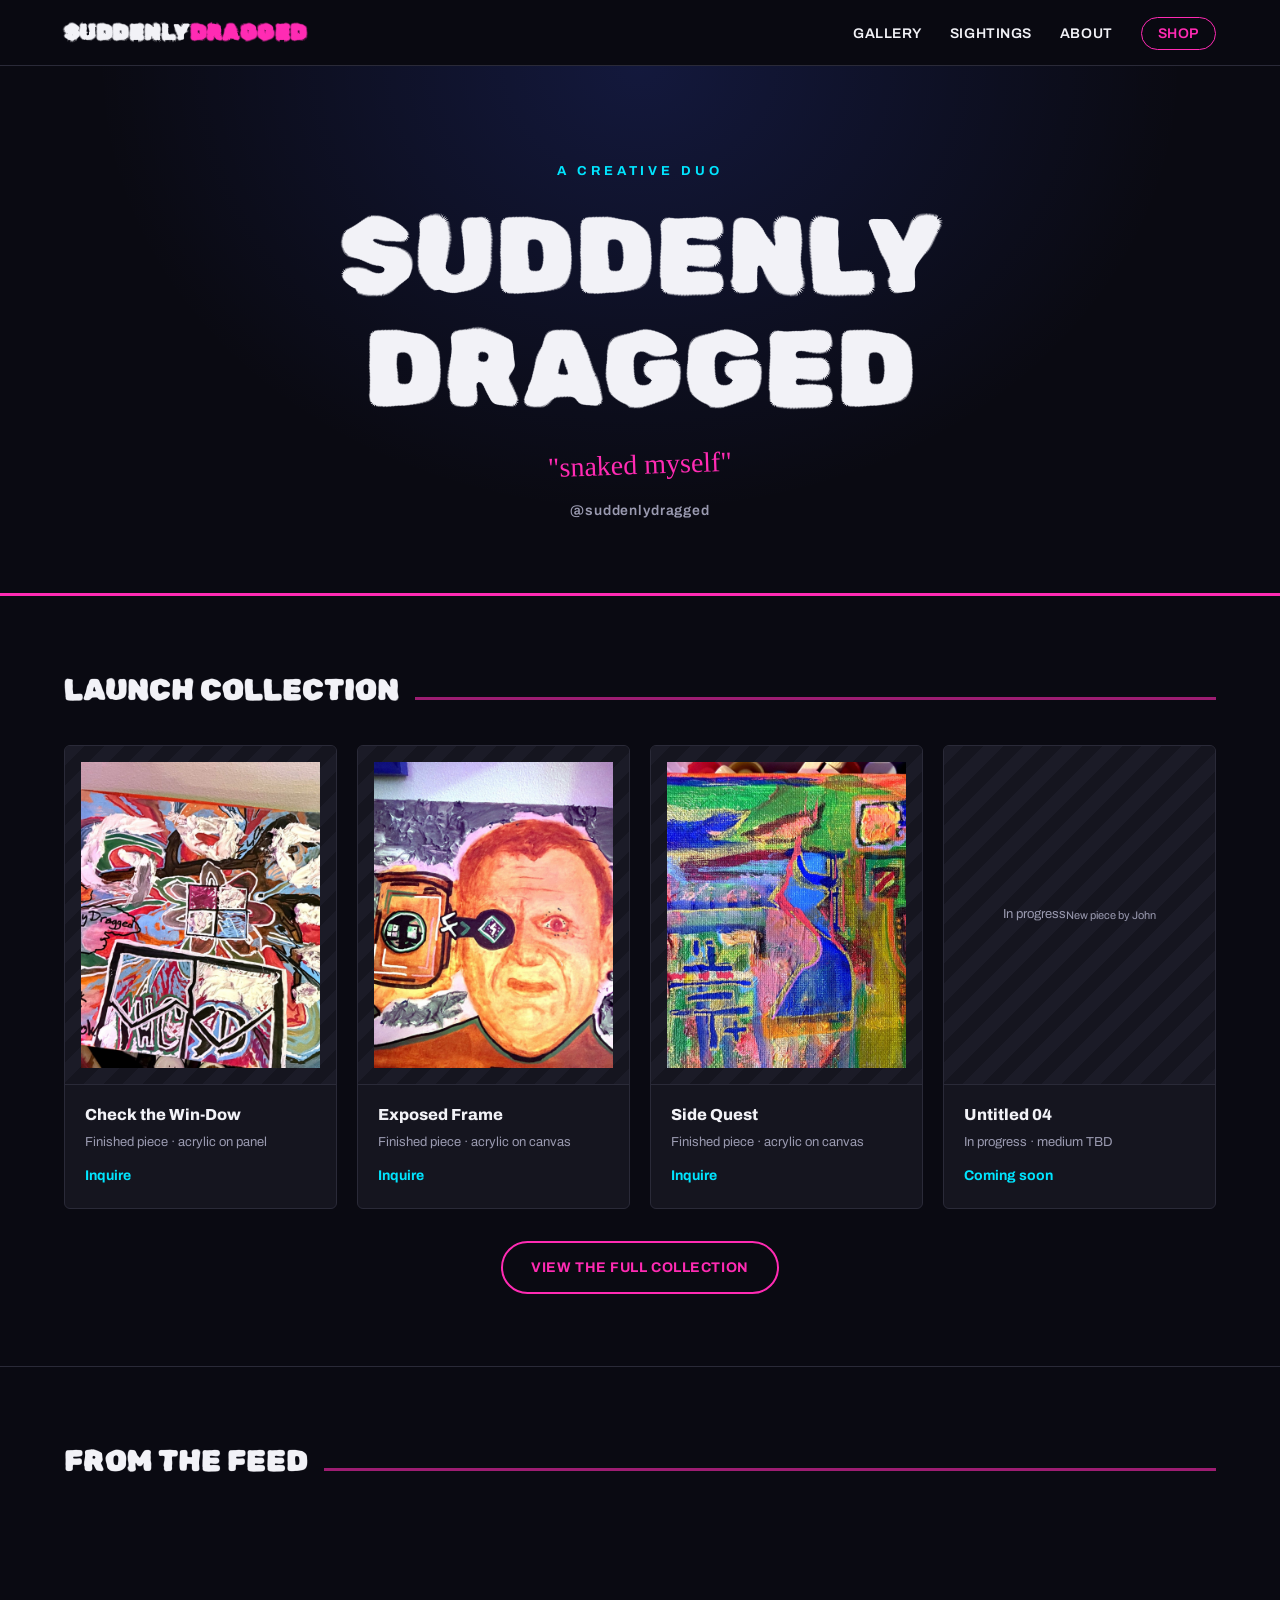
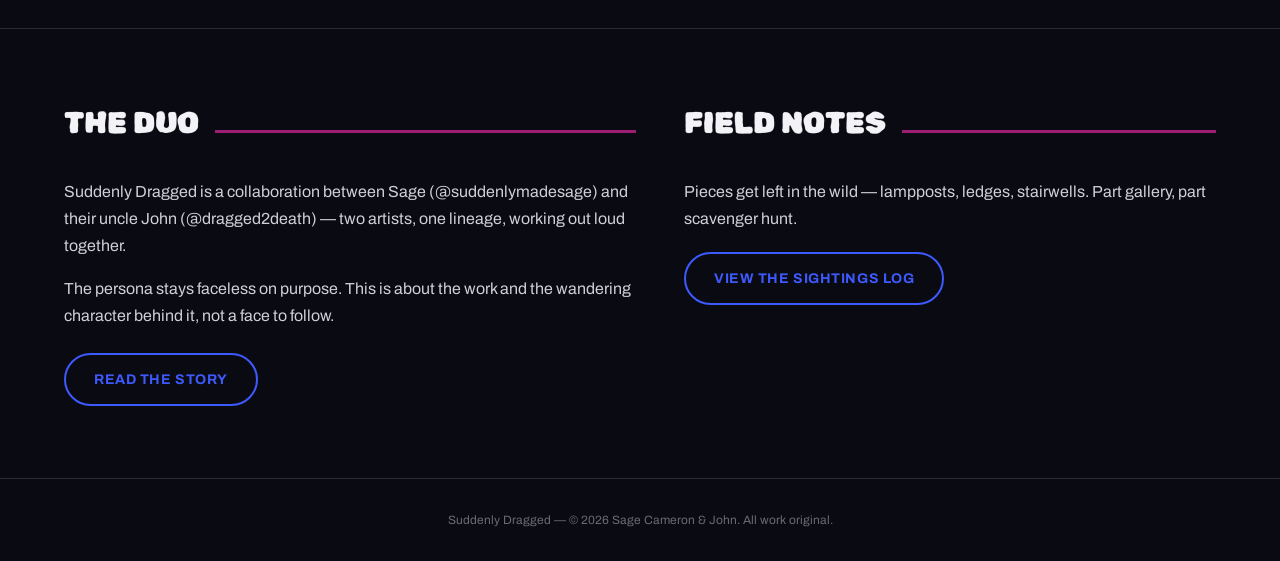
<file: index.html>
<!doctype html>
<html lang="en">
<head>
<meta charset="utf-8">
<meta name="viewport" content="width=device-width, initial-scale=1">
<title>Suddenly Dragged</title>
<meta name="description" content="Suddenly Dragged — a creative duo by Sage Cameron (@suddenlymadesage) and John (@dragged2death). Collaborative paintings, mixed media, and merch.">
<link rel="preconnect" href="https://fonts.googleapis.com">
<link rel="stylesheet" href="https://fonts.googleapis.com/css2?family=Rubik+Spray+Paint&family=Permanent+Marker&family=Archivo:wght@400;500;600;700;800&display=swap">
<link rel="stylesheet" href="css/style.css">
<!--
  Analytics: using Netlify Analytics (privacy-friendly, server-side — no
  script needed here). Turn it on per-site in the Netlify dashboard under
  Site configuration > Analytics once the site is deployed there.
-->
</head>
<body>

<nav class="site-nav">
  <div class="wrap">
    <a href="index.html" class="logo">Suddenly<span>Dragged</span></a>
    <ul>
      <li><a href="gallery.html" data-nav="gallery.html">Gallery</a></li>
      <li><a href="sightings.html" data-nav="sightings.html">Sightings</a></li>
      <li><a href="about.html" data-nav="about.html">About</a></li>
      <li class="cta-item"><a href="shop.html" class="cta" data-nav="shop.html">Shop</a></li>
    </ul>
  </div>
</nav>

<header class="hero">
  <div class="wrap">
    <div class="eyebrow">A creative duo</div>
    <h1>Suddenly<br>Dragged</h1>
    <div class="scrawl" data-scrawl>&nbsp;</div>
    <div class="handles">@suddenlydragged</div>
  </div>
</header>

<section class="section">
  <div class="wrap">
    <div class="section-head">
      <h2>Launch Collection</h2>
      <div class="rule"></div>
    </div>
    <div class="grid grid-4">

      <div class="card">
        <div class="frame"><img src="images/check-the-window.jpg" alt="Check the Win-Dow — collaborative acrylic painting"></div>
        <div class="body">
          <div class="title">Check the Win-Dow</div>
          <div class="meta">Finished piece &middot; acrylic on panel</div>
          <div class="price">Inquire</div>
        </div>
      </div>

      <div class="card">
        <div class="frame"><img src="images/exposed-frame.jpg" alt="Exposed Frame — collaborative acrylic painting"></div>
        <div class="body">
          <div class="title">Exposed Frame</div>
          <div class="meta">Finished piece &middot; acrylic on canvas</div>
          <div class="price">Inquire</div>
        </div>
      </div>

      <div class="card">
        <div class="frame"><img src="images/side-quest.jpg" alt="Side Quest — collaborative acrylic painting"></div>
        <div class="body">
          <div class="title">Side Quest</div>
          <div class="meta">Finished piece &middot; acrylic on canvas</div>
          <div class="price">Inquire</div>
        </div>
      </div>

      <div class="card">
        <div class="frame">In progress<br><span style="font-size:11px;">New piece by John</span></div>
        <div class="body">
          <div class="title">Untitled 04</div>
          <div class="meta">In progress &middot; medium TBD</div>
          <div class="price">Coming soon</div>
        </div>
      </div>

    </div>
    <div style="margin-top:32px; text-align:center;">
      <a href="gallery.html" class="btn">View the full collection</a>
    </div>
  </div>
</section>

<section class="section">
  <div class="wrap">
    <div class="section-head">
      <h2>From the Feed</h2>
      <div class="rule"></div>
    </div>
    <!--
      Zero-auth placeholder: swap the blockquote's data-instgrm-permalink
      for a real post URL once there are posts under @suddenlydragged, then
      the official Instagram embed script below renders them automatically.
      A true "auto-pull latest posts" feed needs Instagram's Graph API,
      which requires a Business/Creator account + a Meta developer app —
      bigger lift, can set up later if this isn't enough.
    -->
    <div class="feed-strip">
      <blockquote class="instagram-media" data-instgrm-permalink="https://www.instagram.com/suddenlydragged/" data-instgrm-version="14" style="width:280px;"></blockquote>
    </div>
    <script async src="//www.instagram.com/embed.js"></script>
  </div>
</section>

<section class="section">
  <div class="wrap" style="display:flex; flex-wrap:wrap; gap:48px; align-items:flex-start;">
    <div style="flex:1 1 320px;">
      <div class="section-head"><h2>The Duo</h2><div class="rule"></div></div>
      <div class="prose">
        <p>Suddenly Dragged is a collaboration between Sage (@suddenlymadesage) and their uncle John (@dragged2death) — two artists, one lineage, working out loud together.</p>
        <p>The persona stays faceless on purpose. This is about the work and the wandering character behind it, not a face to follow.</p>
      </div>
      <div style="margin-top:24px;">
        <a href="about.html" class="btn blue">Read the story</a>
      </div>
    </div>
    <div style="flex:1 1 280px;">
      <div class="section-head"><h2>Field Notes</h2><div class="rule"></div></div>
      <div class="prose">
        <p>Pieces get left in the wild — lampposts, ledges, stairwells. Part gallery, part scavenger hunt.</p>
      </div>
      <div style="margin-top:20px;">
        <a href="sightings.html" class="btn blue">View the sightings log</a>
      </div>
    </div>
  </div>
</section>

<footer class="site-footer">
  <div class="wrap">Suddenly Dragged — &copy; <span id="year"></span> Sage Cameron &amp; John. All work original.</div>
</footer>

<script src="js/main.js"></script>
<script>document.getElementById('year').textContent = new Date().getFullYear();</script>
</body>
</html>
</file>
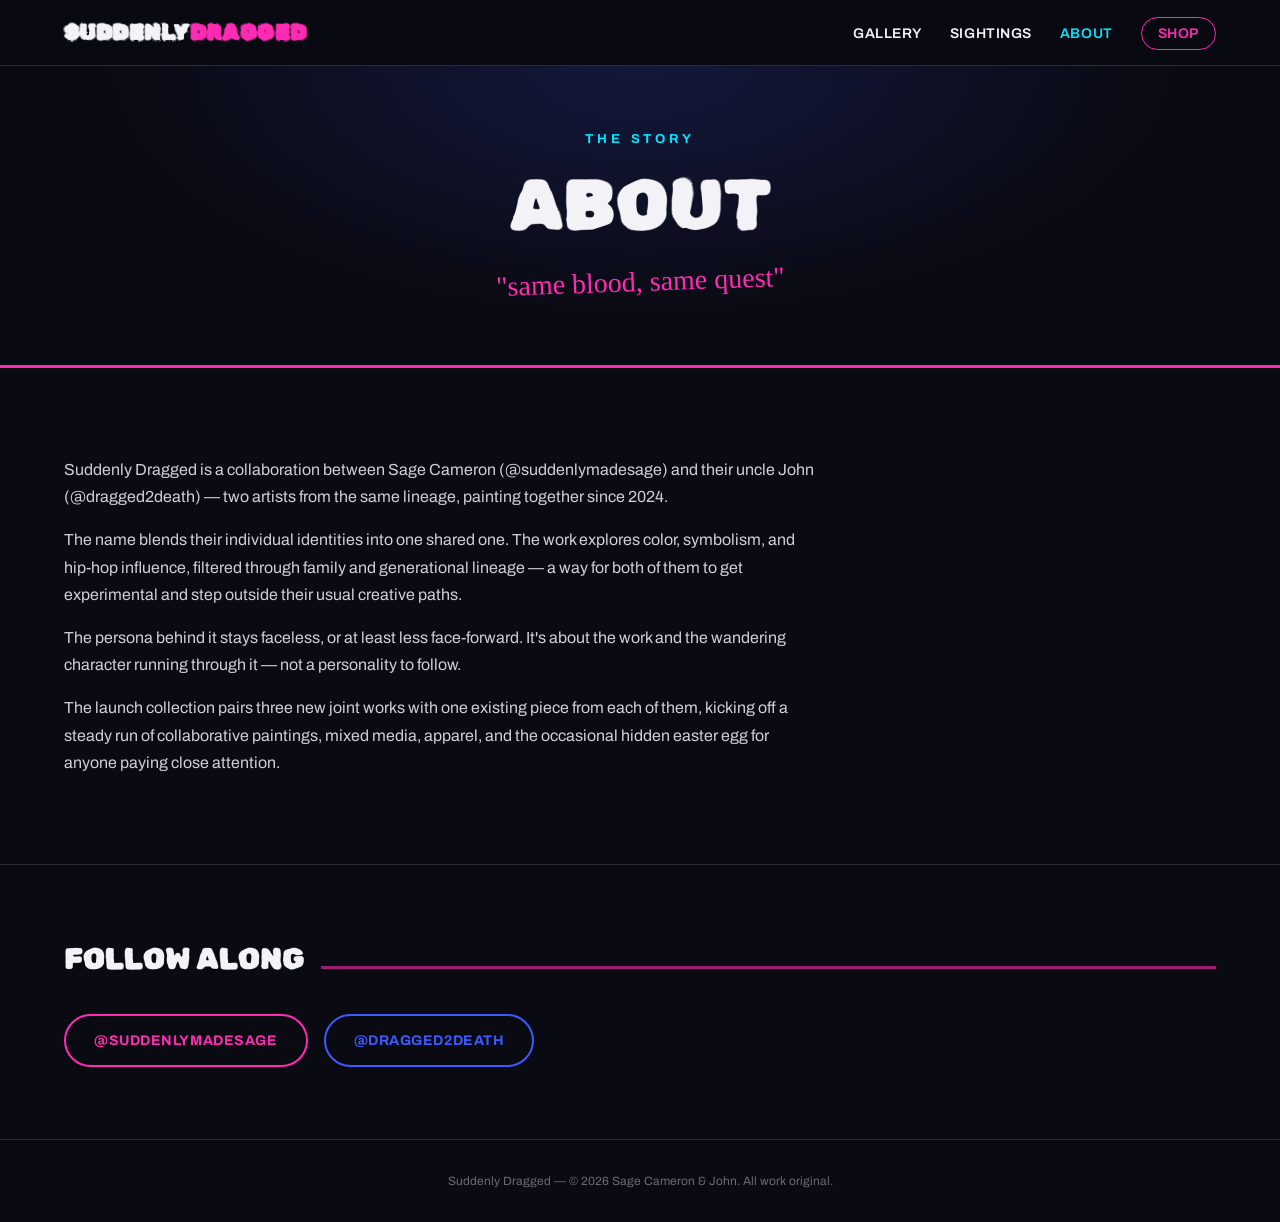
<file: about.html>
<!doctype html>
<html lang="en">
<head>
<meta charset="utf-8">
<meta name="viewport" content="width=device-width, initial-scale=1">
<title>About — Suddenly Dragged</title>
<meta name="description" content="The story behind Suddenly Dragged — a creative duo by Sage Cameron and John.">
<link rel="preconnect" href="https://fonts.googleapis.com">
<link rel="stylesheet" href="https://fonts.googleapis.com/css2?family=Rubik+Spray+Paint&family=Permanent+Marker&family=Archivo:wght@400;500;600;700;800&display=swap">
<link rel="stylesheet" href="css/style.css">
</head>
<body>

<nav class="site-nav">
  <div class="wrap">
    <a href="index.html" class="logo">Suddenly<span>Dragged</span></a>
    <ul>
      <li><a href="gallery.html" data-nav="gallery.html">Gallery</a></li>
      <li><a href="sightings.html" data-nav="sightings.html">Sightings</a></li>
      <li><a href="about.html" data-nav="about.html">About</a></li>
      <li class="cta-item"><a href="shop.html" class="cta" data-nav="shop.html">Shop</a></li>
    </ul>
  </div>
</nav>

<header class="hero" style="padding:64px 0 48px;">
  <div class="wrap">
    <div class="eyebrow">The story</div>
    <h1 style="font-size:clamp(36px,7vw,72px);">About</h1>
    <div class="scrawl">"same blood, same quest"</div>
  </div>
</header>

<section class="section">
  <div class="wrap">
    <div class="prose" style="max-width:760px;">
      <p>Suddenly Dragged is a collaboration between Sage Cameron (@suddenlymadesage) and their uncle John (@dragged2death) — two artists from the same lineage, painting together since 2024.</p>
      <p>The name blends their individual identities into one shared one. The work explores color, symbolism, and hip-hop influence, filtered through family and generational lineage — a way for both of them to get experimental and step outside their usual creative paths.</p>
      <p>The persona behind it stays faceless, or at least less face-forward. It's about the work and the wandering character running through it — not a personality to follow.</p>
      <p>The launch collection pairs three new joint works with one existing piece from each of them, kicking off a steady run of collaborative paintings, mixed media, apparel, and the occasional hidden easter egg for anyone paying close attention.</p>
    </div>
  </div>
</section>

<section class="section" id="follow">
  <div class="wrap">
    <div class="section-head"><h2>Follow Along</h2><div class="rule"></div></div>
    <div style="display:flex; gap:16px; flex-wrap:wrap;">
      <a href="https://instagram.com/suddenlymadesage" target="_blank" rel="noopener" class="btn">@suddenlymadesage</a>
      <a href="https://instagram.com/dragged2death" target="_blank" rel="noopener" class="btn blue">@dragged2death</a>
    </div>
  </div>
</section>

<footer class="site-footer">
  <div class="wrap">Suddenly Dragged — &copy; <span id="year"></span> Sage Cameron &amp; John. All work original.</div>
</footer>

<script src="js/main.js"></script>
<script>document.getElementById('year').textContent = new Date().getFullYear();</script>
</body>
</html>
</file>
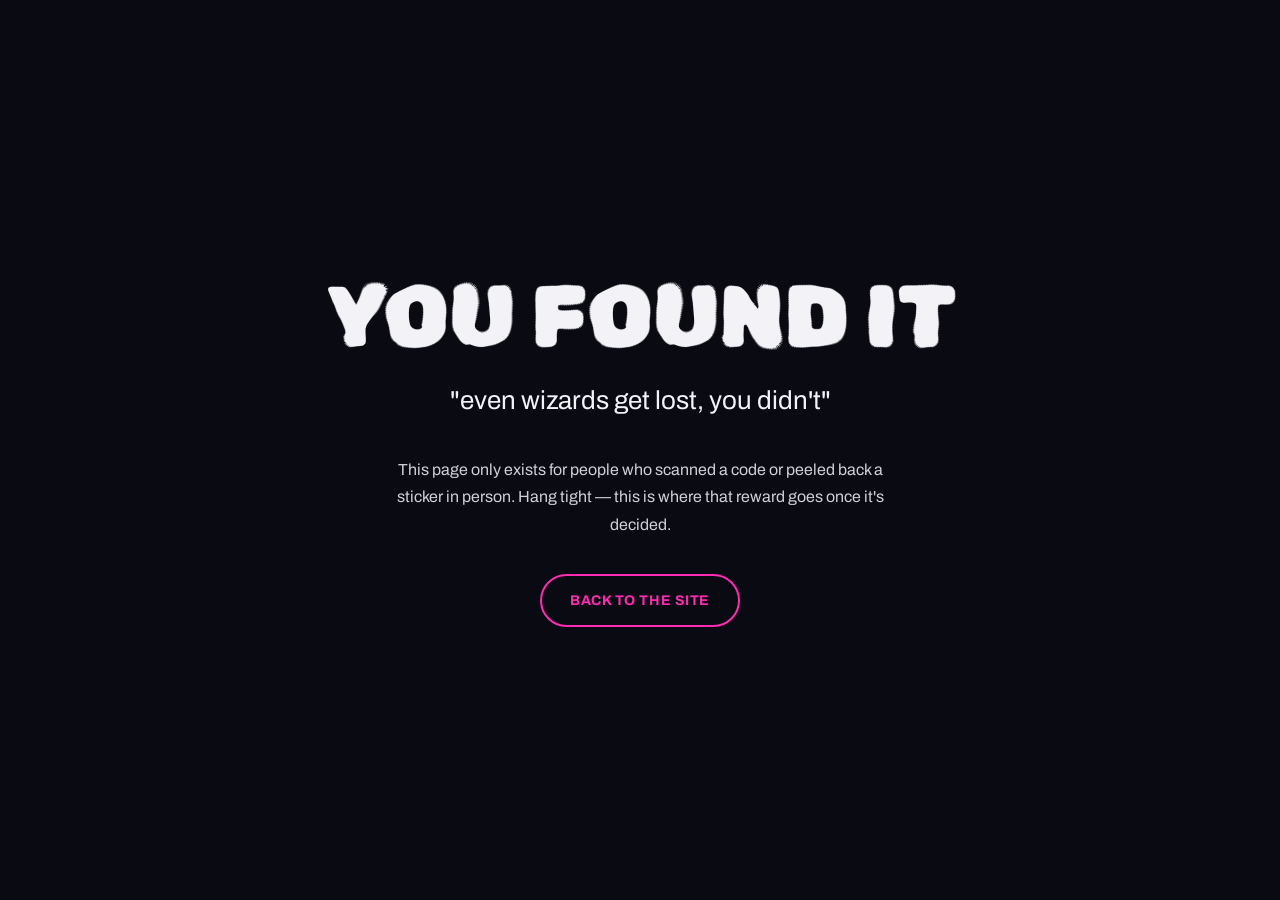
<file: found.html>
<!doctype html>
<html lang="en">
<head>
<meta charset="utf-8">
<meta name="viewport" content="width=device-width, initial-scale=1">
<title>You found it — Suddenly Dragged</title>
<meta name="robots" content="noindex">
<link rel="preconnect" href="https://fonts.googleapis.com">
<link rel="stylesheet" href="https://fonts.googleapis.com/css2?family=Rubik+Spray+Paint&family=Permanent+Marker&family=Archivo:wght@400;500;600;700;800&display=swap">
<link rel="stylesheet" href="css/style.css">
<style>
  .found-wrap {
    min-height: 100vh;
    display: flex;
    flex-direction: column;
    align-items: center;
    justify-content: center;
    text-align: center;
    padding: 48px 24px;
    gap: 20px;
  }
</style>
</head>
<body>

<div class="found-wrap">
  <div class="glitch-wrap">
    <div style="font-family:'Rubik Spray Paint',cursive; font-size:clamp(40px,10vw,88px); text-transform:uppercase; line-height:1;">You found it</div>
    <div class="g1" style="font-family:'Rubik Spray Paint',cursive; font-size:clamp(40px,10vw,88px); text-transform:uppercase; line-height:1;">You found it</div>
    <div class="g2" style="font-family:'Rubik Spray Paint',cursive; font-size:clamp(40px,10vw,88px); text-transform:uppercase; line-height:1;">You found it</div>
  </div>
  <div class="scrawl" style="font-size:clamp(18px,3vw,26px);">"even wizards get lost, you didn't"</div>
  <p class="prose" style="max-width:520px;">
    This page only exists for people who scanned a code or peeled back a sticker in person.
    <!-- Replace this paragraph with whatever the actual reward is: a discount code, an unreleased piece, a secret drop date. -->
    Hang tight — this is where that reward goes once it's decided.
  </p>
  <a href="index.html" class="btn">Back to the site</a>
</div>

<script src="js/main.js"></script>
</body>
</html>
</file>
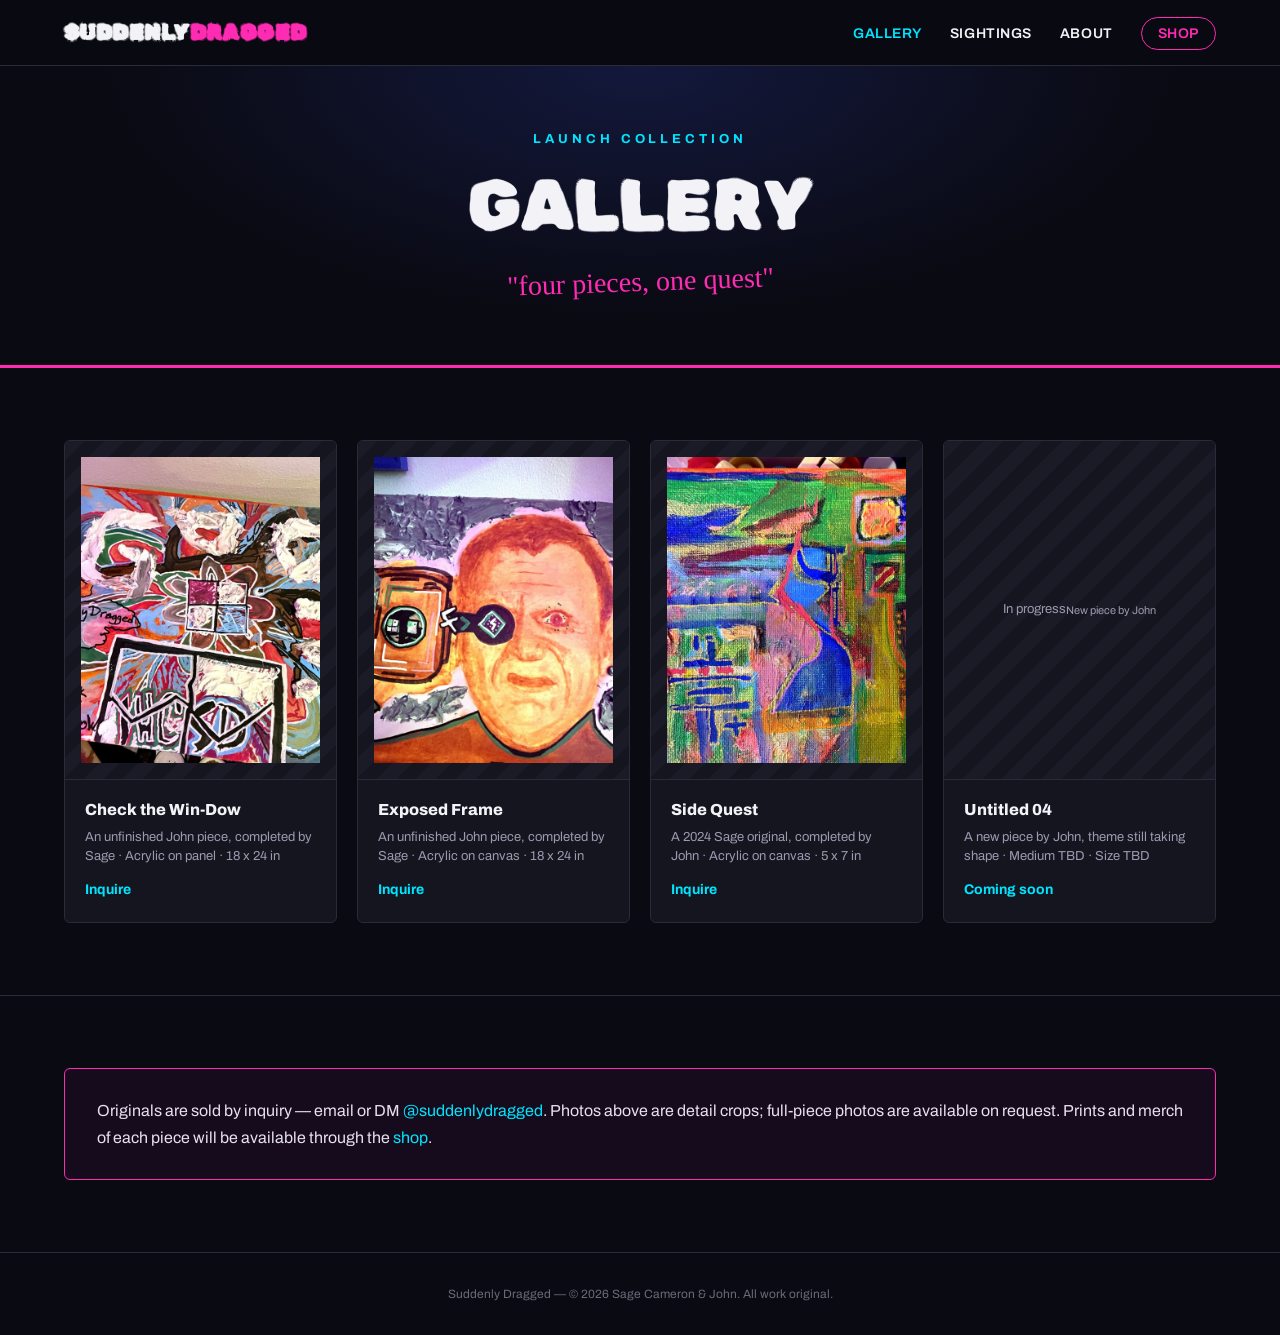
<file: gallery.html>
<!doctype html>
<html lang="en">
<head>
<meta charset="utf-8">
<meta name="viewport" content="width=device-width, initial-scale=1">
<title>Gallery — Suddenly Dragged</title>
<meta name="description" content="The launch collection from Suddenly Dragged — Sage Cameron & John.">
<link rel="preconnect" href="https://fonts.googleapis.com">
<link rel="stylesheet" href="https://fonts.googleapis.com/css2?family=Rubik+Spray+Paint&family=Permanent+Marker&family=Archivo:wght@400;500;600;700;800&display=swap">
<link rel="stylesheet" href="css/style.css">
</head>
<body>

<nav class="site-nav">
  <div class="wrap">
    <a href="index.html" class="logo">Suddenly<span>Dragged</span></a>
    <ul>
      <li><a href="gallery.html" data-nav="gallery.html">Gallery</a></li>
      <li><a href="sightings.html" data-nav="sightings.html">Sightings</a></li>
      <li><a href="about.html" data-nav="about.html">About</a></li>
      <li class="cta-item"><a href="shop.html" class="cta" data-nav="shop.html">Shop</a></li>
    </ul>
  </div>
</nav>

<header class="hero" style="padding:64px 0 48px;">
  <div class="wrap">
    <div class="eyebrow">Launch Collection</div>
    <h1 style="font-size:clamp(36px,7vw,72px);">Gallery</h1>
    <div class="scrawl">"four pieces, one quest"</div>
  </div>
</header>

<section class="section">
  <div class="wrap">
    <div class="grid grid-4">

      <div class="card">
        <div class="frame"><img src="images/check-the-window.jpg" alt="Check the Win-Dow — collaborative acrylic painting"></div>
        <div class="body">
          <div class="title">Check the Win-Dow</div>
          <div class="meta">An unfinished John piece, completed by Sage &middot; Acrylic on panel &middot; 18 x 24 in</div>
          <div class="price">Inquire</div>
        </div>
      </div>

      <div class="card">
        <div class="frame"><img src="images/exposed-frame.jpg" alt="Exposed Frame — collaborative acrylic painting"></div>
        <div class="body">
          <div class="title">Exposed Frame</div>
          <div class="meta">An unfinished John piece, completed by Sage &middot; Acrylic on canvas &middot; 18 x 24 in</div>
          <div class="price">Inquire</div>
        </div>
      </div>

      <div class="card">
        <div class="frame"><img src="images/side-quest.jpg" alt="Side Quest — collaborative acrylic painting"></div>
        <div class="body">
          <div class="title">Side Quest</div>
          <div class="meta">A 2024 Sage original, completed by John &middot; Acrylic on canvas &middot; 5 x 7 in</div>
          <div class="price">Inquire</div>
        </div>
      </div>

      <div class="card">
        <div class="frame">In progress<br><span style="font-size:11px;">New piece by John</span></div>
        <div class="body">
          <div class="title">Untitled 04</div>
          <div class="meta">A new piece by John, theme still taking shape &middot; Medium TBD &middot; Size TBD</div>
          <div class="price">Coming soon</div>
        </div>
      </div>

    </div>
  </div>
</section>

<section class="section">
  <div class="wrap">
    <div class="callout">
      <div class="prose" style="max-width:none; color:#E6E0ED;">
        Originals are sold by inquiry — email or DM <a href="https://instagram.com/suddenlydragged" target="_blank" rel="noopener">@suddenlydragged</a>. Photos above are detail crops; full-piece photos are available on request. Prints and merch of each piece will be available through the <a href="shop.html">shop</a>.
      </div>
    </div>
  </div>
</section>

<footer class="site-footer">
  <div class="wrap">Suddenly Dragged — &copy; <span id="year"></span> Sage Cameron &amp; John. All work original.</div>
</footer>

<script src="js/main.js"></script>
<script>document.getElementById('year').textContent = new Date().getFullYear();</script>
</body>
</html>
</file>
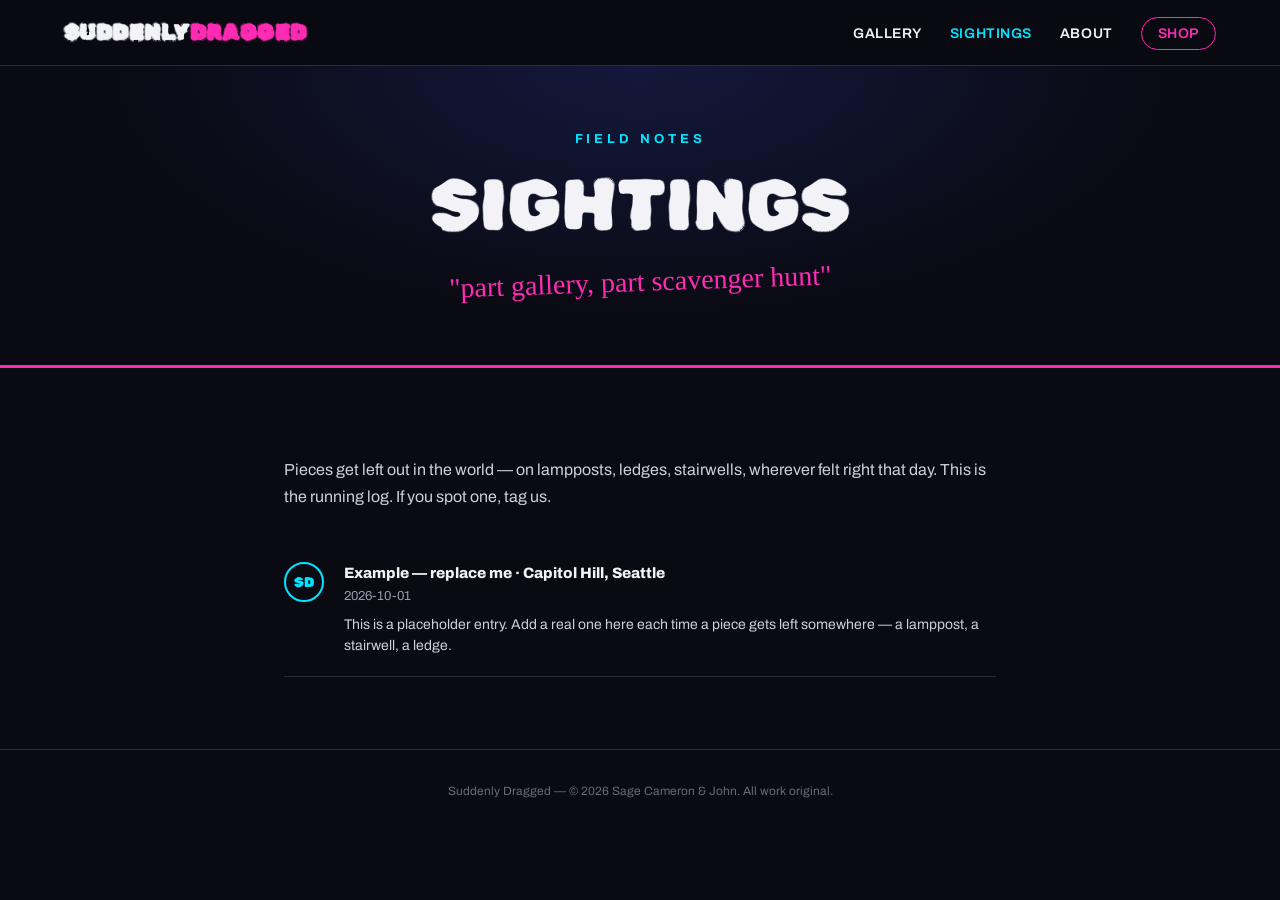
<file: sightings.html>
<!doctype html>
<html lang="en">
<head>
<meta charset="utf-8">
<meta name="viewport" content="width=device-width, initial-scale=1">
<title>Sightings — Suddenly Dragged</title>
<meta name="description" content="A running log of Suddenly Dragged pieces left out in the world.">
<link rel="preconnect" href="https://fonts.googleapis.com">
<link rel="stylesheet" href="https://fonts.googleapis.com/css2?family=Rubik+Spray+Paint&family=Permanent+Marker&family=Archivo:wght@400;500;600;700;800&display=swap">
<link rel="stylesheet" href="css/style.css">
</head>
<body>

<nav class="site-nav">
  <div class="wrap">
    <a href="index.html" class="logo">Suddenly<span>Dragged</span></a>
    <ul>
      <li><a href="gallery.html" data-nav="gallery.html">Gallery</a></li>
      <li><a href="sightings.html" data-nav="sightings.html">Sightings</a></li>
      <li><a href="about.html" data-nav="about.html">About</a></li>
      <li class="cta-item"><a href="shop.html" class="cta" data-nav="shop.html">Shop</a></li>
    </ul>
  </div>
</nav>

<header class="hero" style="padding:64px 0 48px;">
  <div class="wrap">
    <div class="eyebrow">Field Notes</div>
    <h1 style="font-size:clamp(36px,7vw,72px);">Sightings</h1>
    <div class="scrawl">"part gallery, part scavenger hunt"</div>
  </div>
</header>

<section class="section">
  <div class="wrap" style="max-width:760px; margin:0 auto;">
    <div class="prose" style="margin-bottom:32px;">
      <p>Pieces get left out in the world — on lampposts, ledges, stairwells, wherever felt right that day. This is the running log. If you spot one, tag us.</p>
    </div>
    <div id="sightings-list"></div>
  </div>
</section>

<footer class="site-footer">
  <div class="wrap">Suddenly Dragged — &copy; <span id="year"></span> Sage Cameron &amp; John. All work original.</div>
</footer>

<script src="js/main.js"></script>
<script>document.getElementById('year').textContent = new Date().getFullYear();</script>
<script>
  // Renders data/sightings.json — add a new {where, neighborhood, when, note, image} entry
  // to that file each time a piece gets left somewhere; no code changes needed here.
  fetch('data/sightings.json')
    .then(function (r) { return r.json(); })
    .then(function (items) {
      var list = document.getElementById('sightings-list');
      if (!items.length) {
        list.innerHTML = '<p class="prose">No sightings logged yet — check back soon.</p>';
        return;
      }
      items
        .slice()
        .sort(function (a, b) { return new Date(b.when) - new Date(a.when); })
        .forEach(function (item) {
          var row = document.createElement('div');
          row.className = 'sighting';
          row.innerHTML =
            '<div class="pin">SD</div>' +
            '<div>' +
              '<div class="where">' + item.where + (item.neighborhood ? ' &middot; ' + item.neighborhood : '') + '</div>' +
              '<div class="when">' + item.when + '</div>' +
              (item.note ? '<div class="note">' + item.note + '</div>' : '') +
            '</div>';
          list.appendChild(row);
        });
    })
    .catch(function () {
      document.getElementById('sightings-list').innerHTML = '<p class="prose">Couldn\'t load the log right now.</p>';
    });
</script>
</body>
</html>
</file>
<file: css/style.css>
/* ===========================================================
   Suddenly Dragged — shared stylesheet
   Palette: void black / hot magenta / electric blue / glitch cyan / white
   Type: Rubik Spray Paint (wordmark), Permanent Marker (scrawl), Archivo (body)
   =========================================================== */

:root {
  --void: #0A0A12;
  --panel: #15151F;
  --border: #2A2A38;
  --ink: #F2F2F7;
  --muted: #9A9AB0;
  --magenta: #FF2BB3;
  --blue: #3D5AFE;
  --cyan: #00E5FF;
  --white: #FFFFFF;

  --font-wild: 'Rubik Spray Paint', cursive;
  --font-scrawl: 'Permanent Marker', cursive;
  --font-body: 'Archivo', sans-serif;
}

* { box-sizing: border-box; }

html { scroll-behavior: smooth; }

body {
  margin: 0;
  background: var(--void);
  color: var(--ink);
  font-family: var(--font-body);
  line-height: 1.5;
  -webkit-font-smoothing: antialiased;
}

a { color: var(--cyan); text-decoration: none; }
a:hover { color: #6ff3ff; }

::selection { background: var(--magenta); color: var(--void); }

img { max-width: 100%; display: block; }

.wrap {
  width: 100%;
  max-width: 1200px;
  margin: 0 auto;
  padding: 0 24px;
}

/* ---------- Nav ---------- */
.site-nav {
  position: sticky;
  top: 0;
  z-index: 50;
  background: rgba(10, 10, 18, 0.85);
  backdrop-filter: blur(8px);
  border-bottom: 1px solid var(--border);
}

.site-nav .wrap {
  display: flex;
  align-items: center;
  justify-content: space-between;
  gap: 16px;
  padding-top: 16px;
  padding-bottom: 16px;
}

.site-nav .logo {
  font-family: var(--font-wild);
  font-size: 22px;
  color: var(--ink);
  text-transform: uppercase;
  letter-spacing: 0.02em;
}

.site-nav .logo span { color: var(--magenta); }

.site-nav ul {
  list-style: none;
  display: flex;
  gap: 28px;
  margin: 0;
  padding: 0;
}

.site-nav a {
  color: var(--ink);
  font-weight: 600;
  font-size: 14px;
  letter-spacing: 0.04em;
  text-transform: uppercase;
}

.site-nav a:hover { color: var(--cyan); }

.site-nav .cta {
  border: 1px solid var(--magenta);
  color: var(--magenta) !important;
  padding: 8px 16px;
  border-radius: 999px;
}

.site-nav .cta:hover {
  background: var(--magenta);
  color: var(--void) !important;
}

/* ---------- Hero ---------- */
.hero {
  padding: 96px 0 72px;
  text-align: center;
  background: radial-gradient(ellipse at 50% 0%, rgba(61,90,254,0.18), transparent 60%);
  border-bottom: 3px solid var(--magenta);
}

.hero .eyebrow {
  font-size: 13px;
  font-weight: 700;
  letter-spacing: 0.3em;
  text-transform: uppercase;
  color: var(--cyan);
  margin-bottom: 18px;
}

.hero h1 {
  font-family: var(--font-wild);
  font-weight: 400;
  font-size: clamp(44px, 9vw, 108px);
  line-height: 1.05;
  text-transform: uppercase;
  margin: 0 auto 18px;
  max-width: 900px;
}

.hero .scrawl {
  font-family: var(--font-scrawl);
  font-size: clamp(18px, 2.6vw, 28px);
  color: var(--magenta);
  transform: rotate(-2deg);
  display: inline-block;
  margin-bottom: 14px;
}

.hero .handles {
  color: var(--muted);
  font-size: 14px;
  letter-spacing: 0.06em;
  font-weight: 600;
}

/* ---------- Section headers ---------- */
.section { padding: 72px 0; }
.section + .section { border-top: 1px solid var(--border); }

.section-head {
  display: flex;
  align-items: baseline;
  gap: 16px;
  margin-bottom: 32px;
}

.section-head h2 {
  margin: 0;
  font-family: var(--font-wild);
  font-weight: 400;
  font-size: 30px;
  text-transform: uppercase;
}

.section-head .rule {
  height: 3px;
  flex: 1;
  background: var(--magenta);
  opacity: 0.6;
}

/* ---------- Cards / grid ---------- */
.grid {
  display: grid;
  grid-template-columns: repeat(3, minmax(0, 1fr));
  gap: 20px;
}

.grid.grid-4 { grid-template-columns: repeat(4, minmax(0, 1fr)); }

@media (max-width: 1080px) {
  .grid.grid-4 { grid-template-columns: repeat(2, minmax(0, 1fr)); }
}

.card {
  background: var(--panel);
  border: 1px solid var(--border);
  border-radius: 6px;
  overflow: hidden;
  transition: transform 0.2s ease, border-color 0.2s ease;
}

.card:hover {
  transform: translateY(-4px);
  border-color: var(--cyan);
}

.card .frame {
  aspect-ratio: 4/5;
  background: repeating-linear-gradient(135deg, #1b1b27 0 14px, #15151f 14px 28px);
  display: flex;
  align-items: center;
  justify-content: center;
  color: var(--muted);
  font-size: 13px;
  text-align: center;
  padding: 16px;
  border-bottom: 1px solid var(--border);
}

.card .frame img { width: 100%; height: 100%; object-fit: cover; }

.card .body { padding: 18px 20px 22px; display: flex; flex-direction: column; gap: 6px; }
.card .title { font-weight: 800; font-size: 16px; }
.card .meta { font-size: 13px; color: var(--muted); }
.card .price { font-size: 14px; color: var(--cyan); font-weight: 700; margin-top: 6px; }

/* ---------- Buttons ---------- */
.btn {
  display: inline-block;
  padding: 14px 28px;
  border-radius: 999px;
  font-weight: 700;
  font-size: 14px;
  letter-spacing: 0.04em;
  text-transform: uppercase;
  border: 2px solid var(--magenta);
  color: var(--magenta);
  background: transparent;
}

.btn:hover { background: var(--magenta); color: var(--void); }

.btn.solid {
  background: var(--magenta);
  color: var(--void);
}

.btn.solid:hover { background: #ff57c5; color: var(--void); }

.btn.blue { border-color: var(--blue); color: var(--blue); }
.btn.blue:hover { background: var(--blue); color: var(--white); }

/* ---------- Prose ---------- */
.prose { max-width: 720px; color: #CFCFDA; font-size: 16px; line-height: 1.7; }
.prose p + p { margin-top: 16px; }

/* ---------- Callout ---------- */
.callout {
  background: #160B1D;
  border: 1px solid var(--magenta);
  border-radius: 6px;
  padding: 28px 32px;
}

/* ---------- Footer ---------- */
.site-footer {
  padding: 32px 0;
  text-align: center;
  font-size: 12px;
  color: #6A6A78;
  border-top: 1px solid var(--border);
}

.site-footer a { color: #6A6A78; }
.site-footer a:hover { color: var(--cyan); }

/* ---------- Glitch hover (image / title reveal) ---------- */
@keyframes sd-glitch {
  0%   { clip-path: inset(0 0 85% 0); transform: translate(-3px,0); }
  20%  { clip-path: inset(40% 0 40% 0); transform: translate(3px,0); }
  40%  { clip-path: inset(10% 0 70% 0); transform: translate(-2px,0); }
  60%  { clip-path: inset(60% 0 10% 0); transform: translate(2px,0); }
  80%  { clip-path: inset(25% 0 60% 0); transform: translate(-1px,0); }
  100% { clip-path: inset(0 0 85% 0); transform: translate(0,0); }
}

.glitch-wrap { position: relative; display: inline-block; }
.glitch-wrap .g1, .glitch-wrap .g2 {
  position: absolute; inset: 0;
  mix-blend-mode: screen;
  display: none;
}
.glitch-wrap:hover .g1, .glitch-wrap:hover .g2 { display: block; }
.glitch-wrap .g1 { color: var(--magenta); animation: sd-glitch 1.1s infinite linear; }
.glitch-wrap .g2 { color: var(--cyan); animation: sd-glitch 0.9s infinite linear reverse; }

/* ---------- Instagram feed strip ---------- */
.feed-strip {
  display: flex;
  gap: 16px;
  overflow-x: auto;
  padding-bottom: 8px;
}

.feed-strip > * { flex: 0 0 auto; }

/* ---------- Sightings log ---------- */
.sighting {
  display: flex;
  gap: 20px;
  padding: 20px 0;
  border-bottom: 1px solid var(--border);
}

.sighting .pin {
  flex: 0 0 auto;
  width: 40px; height: 40px;
  border-radius: 999px;
  border: 2px solid var(--cyan);
  color: var(--cyan);
  display: flex; align-items: center; justify-content: center;
  font-family: var(--font-wild);
  font-size: 14px;
}

.sighting .where { font-weight: 800; font-size: 15px; }
.sighting .when { color: var(--muted); font-size: 13px; margin-top: 2px; }
.sighting .note { color: #CFCFDA; font-size: 14px; margin-top: 8px; }

/* ---------- Responsive ---------- */
@media (max-width: 900px) {
  .grid { grid-template-columns: repeat(2, minmax(0,1fr)); }
  .site-nav ul { gap: 16px; }
}

@media (max-width: 640px) {
  .grid { grid-template-columns: 1fr; }
  .site-nav ul li:not(.cta-item) { display: none; }
  .hero { padding: 72px 0 56px; }
}
</file>
